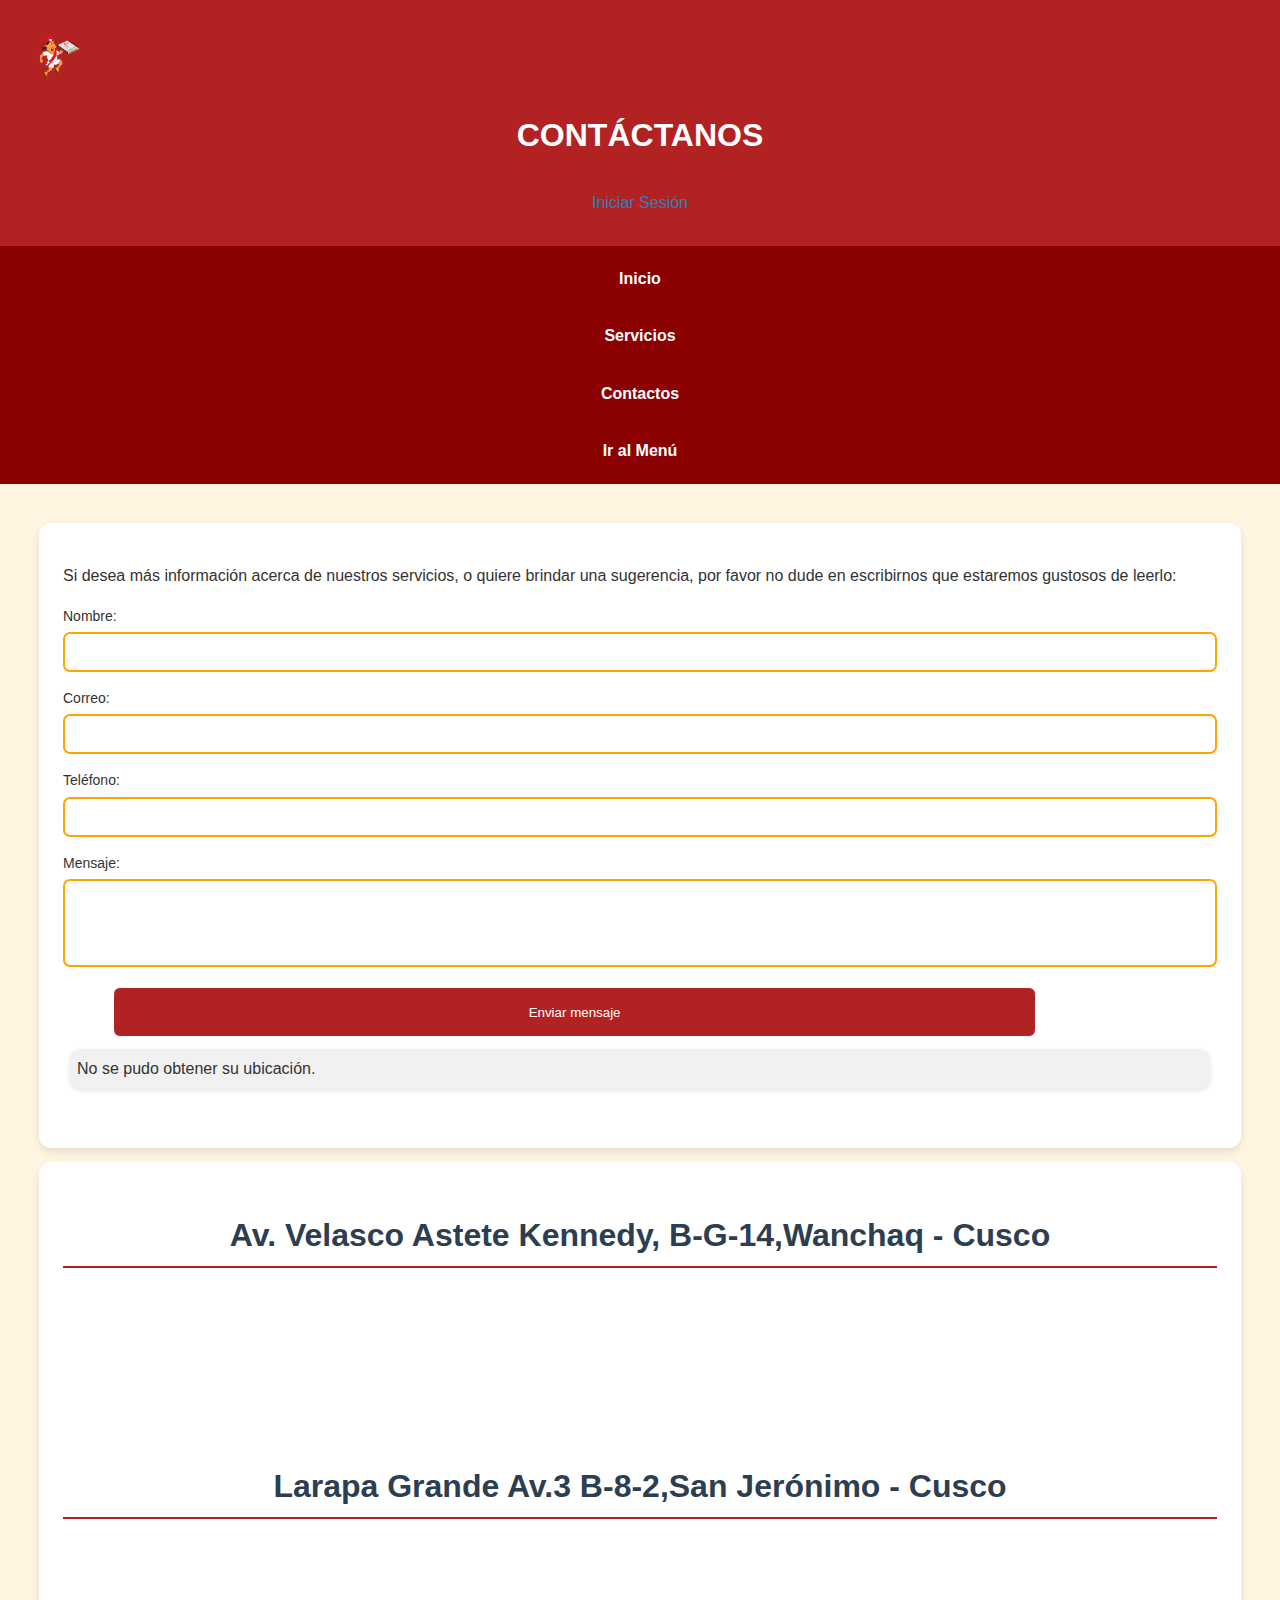
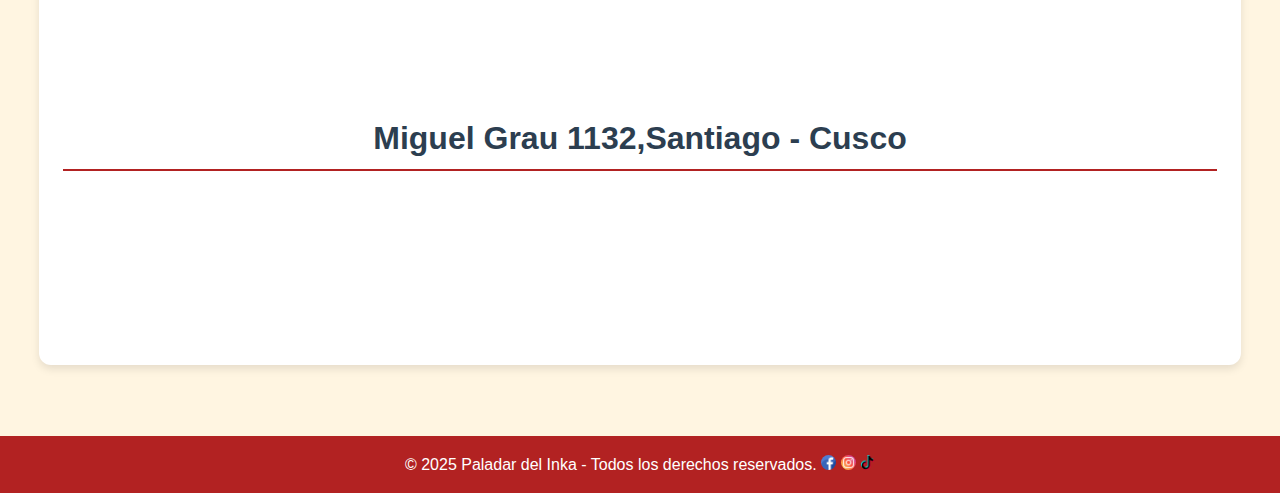
<file: Contactos/contactos.html>
<!DOCTYPE html>
<html lang="es">
<head>
  <meta charset="UTF-8">
  <meta name="viewport" content="width=device-width, initial-scale=1.0">
  <title>Contáctanos</title>
  <link rel="stylesheet" href="contactos.css">
  <link rel="stylesheet" href="../Comun/comun.css">
  <link rel="shortcut icon" href="../Recursos/img/logo.webp" type="image/x-icon">
  <script src="contactos.js" defer></script>
  <script src="../Comun/comun.js" defer></script>
</head>

<body>
<header>
  <div class="Logo">
    <button onclick="Boton(event)" class="BotonLogo">
      <img src="../Recursos/img/logo.webp" alt="Logo" class="logo" />
    </button>
  </div>
  <h1>CONTÁCTANOS</h1>
  <div class="header-login">
    <a href="../Login/login.html" class="login-link">Iniciar Sesión</a>
  </div>
</header>

  
  <nav>
    <a href="../index.html">Inicio</a>
    <a href="../Servicio/servicio.html">Servicios</a>
    <a href="contactos.html">Contactos</a>
    <a href="../Menu/menu.html">Ir al Menú</a>
  </nav>
 
  <main class="FormularioContacto">
    <section>
      <p>Si desea más información acerca de nuestros servicios, o quiere brindar una sugerencia, por favor no dude en escribirnos que estaremos gustosos de leerlo:</p>
      <form>
        <label for="nombre">Nombre:</label>
        <input type="text" id="nombre" name="nombre">

        <label for="correo">Correo:</label>
        <input type="email" id="correo" name="correo">

        <label for="telefono">Teléfono:</label>
        <input type="tel" id="telefono" name="telefono">

        <label for="mensaje">Mensaje:</label>
        <textarea id="mensaje" name="mensaje" rows="4"></textarea>

        <button type="submit">Enviar mensaje</button>
        <div id="ubicacion-mas-cercana" class="resultado-cercano"></div>
        <div id="mensaje-formulario"></div>
      </form>
    </section>

    <aside>
      <h2>Av. Velasco Astete Kennedy, B-G-14,Wanchaq - Cusco</h2>
      <iframe src="https://www.google.com/maps/embed?pb=!1m18!1m12!1m3!1d3878.9768860691015!2d-71.95460982567269!3d-13.53700937143388!2m3!1f0!2f0!3f0!3m2!1i1024!2i768!4f13.1!3m3!1m2!1s0x916dd5f602601c7f%3A0xb64764297ab4ed63!2sPizzeria%20el%20Paladar%20del%20Inka!5e0!3m2!1ses!2spe!4v1748869827011!5m2!1ses!2spe" 
 width="100%" height="auto" style="border:0;" allowfullscreen="" loading="lazy"></iframe>

      <h2>Larapa Grande Av.3 B-8-2,San Jerónimo - Cusco</h2>
      <iframe src="https://www.google.com/maps/embed?pb=!1m18!1m12!1m3!1d3879.0101775979133!2d-71.90656592567271!3d-13.53496677139101!2m3!1f0!2f0!3f0!3m2!1i1024!2i768!4f13.1!3m3!1m2!1s0x916e7f002eda49ad%3A0x50e5c78ba10becda!2sEl%20Paladar%20Del%20Inka!5e0!3m2!1ses!2spe!4v1748870433124!5m2!1ses!2spe" 
 width="100%" height="auto" style="border:0;" allowfullscreen="" loading="lazy"></iframe>

      <h2>Miguel Grau 1132,Santiago - Cusco</h2>
      <iframe src="https://www.google.com/maps/embed?pb=!1m18!1m12!1m3!1d3879.1230950746494!2d-71.98152502567291!3d-13.52803647124536!2m3!1f0!2f0!3f0!3m2!1i1024!2i768!4f13.1!3m3!1m2!1s0x916dd5000d8e6cb7%3A0x423b219a4f7bbc0e!2sPizzer%C3%ADa%20el%20Paladar%20del%20Inka!5e0!3m2!1ses!2spe!4v1748869924109!5m2!1ses!2spe" 
 width="100%" height="auto" style="border:0;" allowfullscreen="" loading="lazy"></iframe>
    </aside>
  </main>
  <footer>
    &copy; 2025 Paladar del Inka - Todos los derechos reservados.
    <img class="Redes" id="Facebook" src="../Recursos/img/facebook.webp" alt="Facebook">
    <img class="Redes" id="Instagram" src="../Recursos/img/instagram.webp" alt="instagram">
    <img class="Redes" id="Tiktok" src="../Recursos/img/tik-tok.webp" alt="tik-tok">
  </footer>

</body>
</html>
</file>
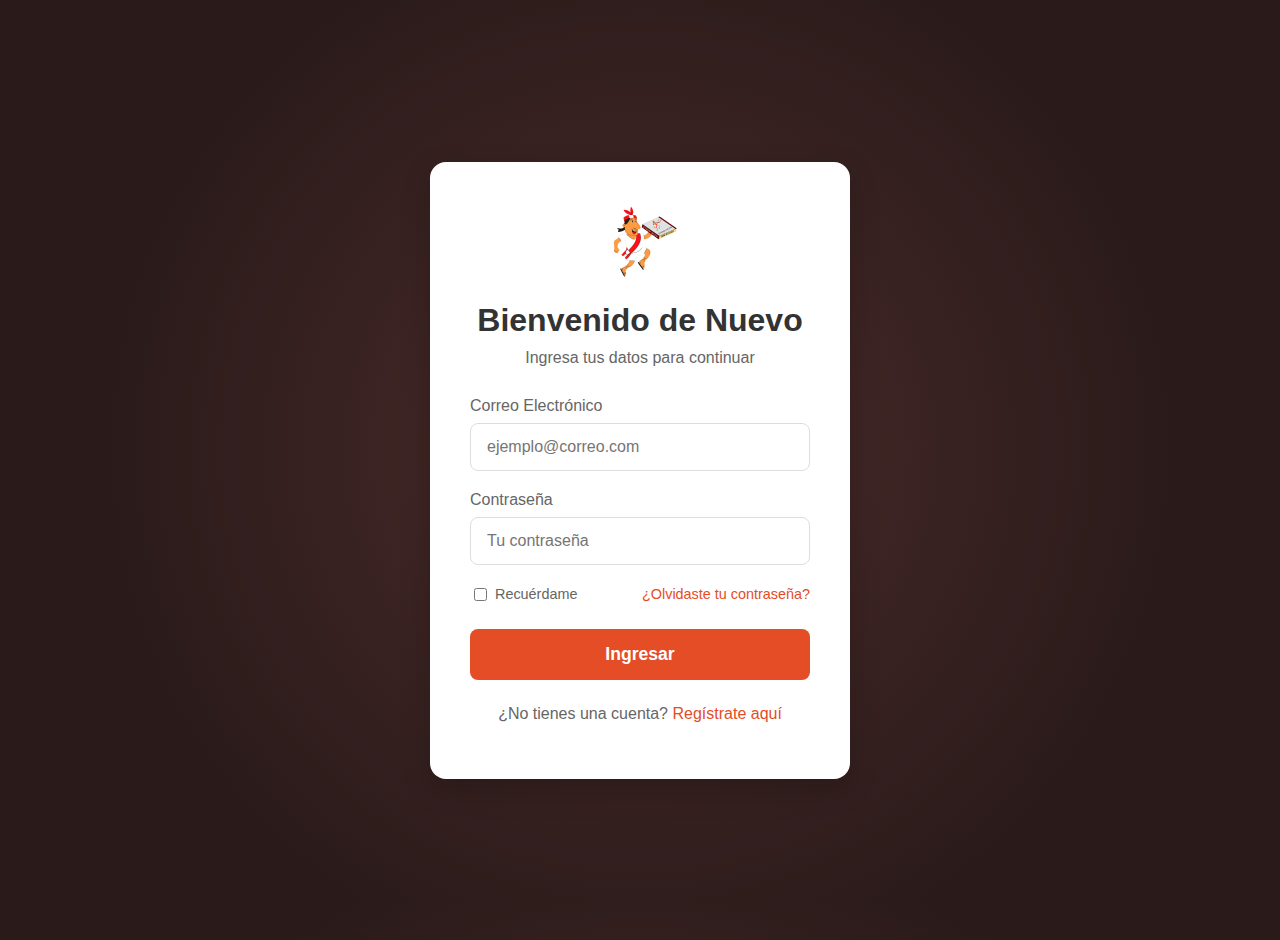
<file: Login/login.html>
</html>
<!DOCTYPE html>
<html lang="es">
<head>
    <meta charset="UTF-8">
    <meta name="viewport" content="width=device-width, initial-scale=1.0">
    <title>Inicio de Sesión</title>
    <script src="../Comun/comun.js" defer></script>
    <link href="../Login/login.css" rel="stylesheet">
    <link rel="shortcut icon" href="../Recursos/img/logo.webp" type="image/x-icon">
</head>
<body>

  <div class="login-container">
    <div class="login-form">
      <!-- Puedes volver a poner tu logo aquí si quieres -->
      <div class="form-header">
        <a href="../index.html">
          <img src="../Recursos/img/logo.webp" alt="Logo Paladar del Inka" class="logo">
        </a>
        <h2>Bienvenido de Nuevo</h2>
        <p>Ingresa tus datos para continuar</p>
      </div>
      
      <form action="#" method="POST">
        <div class="input-group">
          <label for="email">Correo Electrónico</label>
          <input type="email" id="email" name="email" placeholder="ejemplo@correo.com" required>
        </div>

        <div class="input-group">
          <label for="password">Contraseña</label>
          <input type="password" id="password" name="password" placeholder="Tu contraseña" required>
        </div>

        <div class="options">
          <label class="remember-me">
            <input type="checkbox" name="remember"> Recuérdame
          </label>
          <a href="#" class="forgot-password">¿Olvidaste tu contraseña?</a>
        </div>

        <button type="submit" class="btn-login">Ingresar</button>
      </form>
      
      <div class="signup-link">
        <p>¿No tienes una cuenta? <a href="registrar.html">Regístrate aquí</a></p>
      </div>
    </div>
  </div>

</body>
</html>
</file>
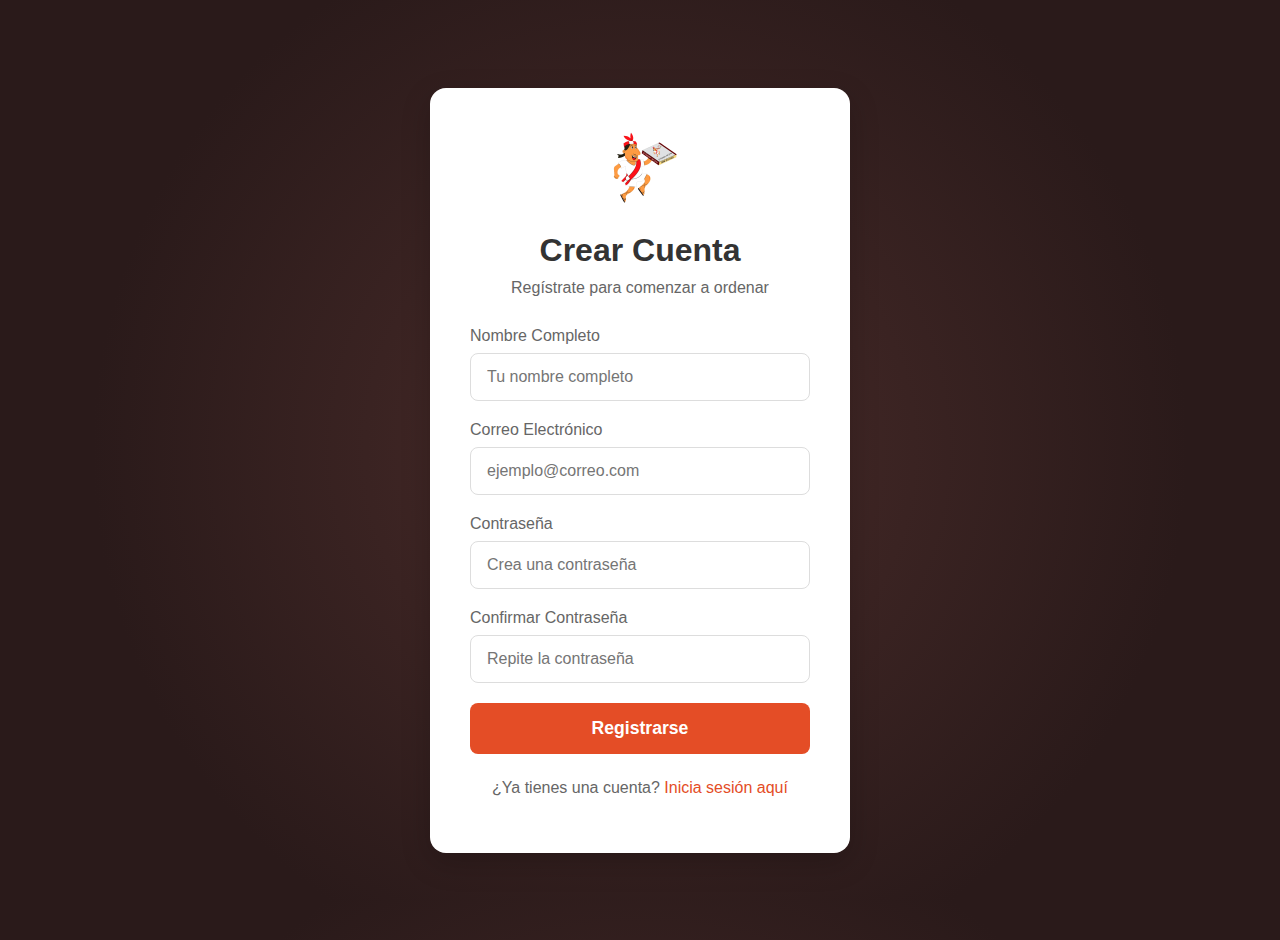
<file: Login/registrar.html>
<!DOCTYPE html>
<html lang="es">
<head>
  <meta charset="UTF-8">
  <meta name="viewport" content="width=device-width, initial-scale=1.0">
  <title>Registro</title>
  <script src="../Comun/comun.js" defer></script>
  <link href="../Login/login.css" rel="stylesheet">
  <link rel="shortcut icon" href="../Recursos/img/logo.webp" type="image/x-icon">
</head>
<body>

  <div class="login-container">
    <div class="login-form">
      <div class="form-header">
        <a href="../index.html">
          <img src="../Recursos/img/logo.webp" alt="Logo Paladar del Inka" class="logo">
        </a>
        <h2>Crear Cuenta</h2>
        <p>Regístrate para comenzar a ordenar</p>
      </div>

      <form action="#" method="POST">
        <div class="input-group">
          <label for="name">Nombre Completo</label>
          <input type="text" id="name" name="name" placeholder="Tu nombre completo" required>
        </div>

        <div class="input-group">
          <label for="email">Correo Electrónico</label>
          <input type="email" id="email" name="email" placeholder="ejemplo@correo.com" required>
        </div>

        <div class="input-group">
          <label for="password">Contraseña</label>
          <input type="password" id="password" name="password" placeholder="Crea una contraseña" required>
        </div>

        <div class="input-group">
          <label for="confirm-password">Confirmar Contraseña</label>
          <input type="password" id="confirm-password" name="confirm-password" placeholder="Repite la contraseña" required>
        </div>

        <button type="submit" class="btn-login">Registrarse</button>
      </form>

      <div class="signup-link">
        <p>¿Ya tienes una cuenta? <a href="login.html">Inicia sesión aquí</a></p>
      </div>
    </div>
  </div>

</body>
</html>
</file>
<file: Contactos/contactos.css>
.contacto {
  max-width: 500px;
  margin: 40px auto;
  padding: 20px;
}

.contacto h1 {
  color: #a60000;
  font-size: 32px;
  margin-bottom: 10px;
  font-weight: bold;
}

.contacto p {
  font-size: 15px;
  color: #333;
  margin-bottom: 20px;
}


.resultado-cercano {
  margin-top: 20px;
  font-weight: normal;
  color: #333;
  background-color: #f1f1f1;
  padding: 15px;
  border-radius: 10px;
  text-align: left;
  box-shadow: 0 2px 5px rgba(0,0,0,0.1);
}
.resultado-cercano ul {
  padding-left: 20px;
}

.resultado-cercano p strong {
  color: #333;
}
.resultado-cercano .estado-abierto {
  color: green;
}
.resultado-cercano .estado-cerrado {
  color: red;
}

.Pato{
width: 50px;
height: 70px;

}
.Bus{
width: 90px;
height: 70px;

}
.FormularioContacto{
  display: grid;
  grid-template-columns: 1FR 1FR;
  padding: 2rem;
}
</file>
<file: Comun/comun.css>
body {
  font-family: 'Segoe UI', sans-serif;
  background-color: #FFF5E1;
  color: #333;
  line-height: 1.6;
  margin: 0;
  padding: 0;
  justify-content: center;

}

header {
  background-color: #B22222;
  color: white;
  padding: 1rem;
  text-align: center;
  animation: slideDown 0.6s ease-out;
}

h2 {
  font-size: 2rem;
  font-weight: 600;
  color: #2c3e50;
  margin-top: 1.5rem;
  margin-bottom: 0.75rem;
  border-bottom: 2px solid #B22222;
  padding-bottom: 0.3rem;
  text-align: center;
}

h3 {
  font-size: 1.5rem;
  font-weight: 500;
  color: #fefefe;
  margin-top: 2px;
  margin-bottom: 2px;
  text-align: center;
}
.logo {
  height: 50px;
  width: auto;
  display: flex;
}

a {
  color: #2980b9;
  text-decoration: none;
  font-weight: 500;
  transition: color 0.3s ease, text-decoration 0.3s ease;
}

nav {
  background-color: #8B0000;
  display: flex;
  justify-content: center;
  flex-wrap: wrap;
  gap: 1rem;
  padding: 0.75rem;
}

nav a {
  color: white;
  text-decoration: none;
  font-weight: bold;
  padding: 0.5rem 1rem;
  border-radius: 5px;
  transition: background-color 0.3s, transform 0.3s;
}

nav a:hover {
  background-color: #C1440E;
  transform: scale(1.1);
}

main:not(.FormularioContacto,.Servicios,.COMPARTIMOS) {
  padding: 2rem;
  display: grid;
  grid-template-columns: 1fr 1fr 1fr;
}

div:not(.chatbot-toggle-button,.chat-window,.chat-body,.typing-indicator,.chat-footer,.resize-handle,.chat-header){
  margin: 7px;
  padding: 7px;
}
section,
aside {
  background-color: white;
  padding: 1.5rem;
  border-radius: 12px;
  box-shadow: 0 4px 8px rgba(0, 0, 0, 0.1);
  animation: slideUp 0.5s ease;
  flex: 1 1 300px;
  min-width: 280px;
  margin: 7px;
  box-sizing: border-box;
}
@keyframes slideDown {
  from {
    transform: translateY(-30px);
    opacity: 0;
  }
  to {
    transform: translateY(0);
    opacity: 1;
  }
}

@keyframes slideUp {
  from {
    transform: translateY(20px);
    opacity: 0;
  }
  to {
    transform: translateY(0);
    opacity: 1;
  }
}

footer {
  background-color: #B22222;
  color: white;
  text-align: center;
  padding: 1rem;
  margin-top: 2rem;
}
img {
  width: 100%;
  height: auto;
  object-fit: cover;
  transition: all 0.3s ease-in-out;
  border-radius: 12px;
}
.Redes{
  width: 15px;
  height: 15px;
  cursor: pointer;
}


@media (max-width: 1440px) {
  main:not(.FormularioContacto,.Servicios),
  .FormularioContacto,
  .Servicios {
    grid-template-columns: 1fr !important;
  }

  .content,
  .bloque {
    flex-direction: column;
    align-items: center;
  }

  .Texto,
  .Imagen,
  .pizza-card,
  .bloque section,
  .bloque aside {
    width: 100%;
    max-width: 100%;
    height: auto;
    box-sizing: border-box;
  }

  .Imagen img,
  .pizza-card img {
    width: 100%;
    height: auto;
    object-fit: cover;
    border-radius: 10px;
  }

  .Texto {
    height: auto;
    padding: 1rem;
  }

  nav {
    flex-direction: column;
    align-items: center;
  }
}

table {
  width: 100%;
  border-collapse: collapse;
  margin-top: 10px;
}

th, td {
  border: 1px solid #ddd;
  padding: 1px;
  text-align: center;
}

th {
  background-color: #f2f2f2;
}
form {
  display: flex;
  flex-direction: column;
}

label {
  margin-bottom: 5px;
  font-size: 14px;
}

input, textarea {
  margin-bottom: 15px;
  padding: 10px;
  font-size: 14px;
  border: 2px solid orange;
  border-radius: 7px;
}

textarea {
  resize: none;
}
button:not(.BotonLogo,.BotonCarrito,.Eliminar,.BotonPizzasConocidas,.BotonSemiDulces,.EnviarReclamo,.popup-btn,#subirCantidad,#bajarCantidad,#confirmarCantidad,#cerrarModalCantidad,.send-btn) {
  text-decoration: none;
  color: white;
  margin: 5px;
  margin-left: 50px;
  padding: 5px;
  border-radius: 7px;
  background-color: #B22222;
  border: 1px solid white;
  width: 80%;
  height: 50px;
}

button:hover:not(.BotonLogo,.BotonCarrito,.Eliminar,.BotonPizzasConocidas,.BotonSemiDulces,.EnviarReclamo,#cerrarModalCantidad) {
  background-color: #C1440E;
  transform: scale(1.1);
  color: #fefefe;
}

.BotonLogo {
  text-decoration: none;
  color: white;
  margin: 0%;
  padding: 0%;
  border-radius: 7px;
  background-color: #B22222;
  border: 1px solid #B22222;
  display: flex;
  width: 50px;
}



.COMPARTIMOS{
  padding: 2rem;
  display: grid;
  grid-template-columns: 1fr 1fr 1fr 1fr;

}

.btn-menu-header {
  margin-left: 20px;
  padding: 8px 14px;
  background-color: #8B0000;
  color: white;
  border-radius: 10px;
  text-decoration: none;
  font-weight: bold;
  font-size: 14px;
  transition: background-color 0.3s ease;
}

.btn-menu-header:hover {
  background-color: #d62828;
}

/* Estilos del mensaje flotante */
/* Fondo semitransparente */
.popup {
  position: fixed;
  inset: 0;
  background-color: rgba(0, 0, 0, 0.6);
  display: flex;
  justify-content: center;
  align-items: center;
  z-index: 9999;
  border-radius: 12px;
}

/* Contenedor del mensaje */
.popup-content {
  background: white;
  padding: 20px;
  text-align: center;
  border-radius: 15px;
  max-width: 400px;
  width: 90%;
  position: relative;
  box-shadow: 0 0 10px rgba(0, 0, 0, 0.3);
}

/* Imagen adaptable */
.popup-image {
  width: 100%;
  height: auto;
  border-radius: 10px;
  margin-bottom: 15px;
}

/* Botones */
.popup-buttons {
  display: flex;
  justify-content: space-around;
  flex-wrap: wrap;
  gap: 10px;
}

.popup-btn {
  padding: 10px 20px;
  background-color: #B22222;
  color: white;
  border: none;
  border-radius: 8px;
  text-decoration: none;
  cursor: pointer;
  transition: background 0.3s;
}

.popup-btn:hover {
  background-color: #C1440E;
}
</file>
<file: Login/login.css>
/* --- Estilos Generales --- */
:root {
  --primary-color: #e44d26; /* Naranja/Rojo temático */
  --primary-hover: #c43d1a;
  --dark-bg: #2a1a1a;
  --light-bg: #fff9f5;
  --text-dark: #333;
  --text-light: #666;
  --border-color: #ddd;
}

html, body {
  height: 100%;
  margin: 0;
  font-family: 'Poppins', 'Segoe UI', Tahoma, Geneva, Verdana, sans-serif;
  background-color: var(--dark-bg);
  background-image: radial-gradient(circle, #4a2c2a, var(--dark-bg) 70%);
  color: var(--text-dark);
}

/* --- Contenedor Principal del Login --- */
.login-container {
  display: flex;
  justify-content: center;
  align-items: center;
  min-height: 100vh;
  padding: 20px;
}

.login-form {
  background-color: #ffffff;
  padding: 40px;
  border-radius: 16px;
  box-shadow: 0 10px 30px rgba(0, 0, 0, 0.2);
  width: 100%;
  max-width: 420px;
  box-sizing: border-box;
  text-align: center;
}

/* --- Cabecera del Formulario (Logo y Títulos) --- */
.form-header .logo {
  width: 80px;
  height: auto;
  margin-bottom: 20px;
}

.form-header h2 {
  margin: 0 0 10px;
  font-size: 2rem;
  font-weight: 600;
  color: var(--text-dark);
}

.form-header p {
  margin: 0 0 30px;
  font-size: 1rem;
  color: var(--text-light);
}

/* --- Grupos de Inputs (Label + Input) --- */
.input-group {
  margin-bottom: 20px;
  text-align: left;
}

.input-group label {
  display: block;
  margin-bottom: 8px;
  font-weight: 500;
  color: var(--text-light);
}

.input-group input {
  width: 100%;
  padding: 14px 16px;
  border: 1px solid var(--border-color);
  border-radius: 8px;
  font-size: 1rem;
  box-sizing: border-box;
  transition: border-color 0.3s, box-shadow 0.3s;
}

.input-group input:focus {
  outline: none;
  border-color: var(--primary-color);
  box-shadow: 0 0 0 3px rgba(228, 77, 38, 0.2);
}

/* --- Opciones (Recuérdame y Olvidaste Contraseña) --- */
.options {
  display: flex;
  justify-content: space-between;
  align-items: center;
  margin-bottom: 25px;
  font-size: 0.9rem;
}

.remember-me {
  display: flex;
  align-items: center;
  cursor: pointer;
  color: var(--text-light);
}

.remember-me input {
  margin-right: 8px;
  accent-color: var(--primary-color);
}

a.forgot-password, .signup-link a {
  color: var(--primary-color);
  text-decoration: none;
  font-weight: 500;
  transition: text-decoration 0.2s;
}

a.forgot-password:hover, .signup-link a:hover {
  text-decoration: underline;
}

/* --- Botón de Login --- */
.btn-login {
  width: 100%;
  padding: 15px;
  border: none;
  border-radius: 8px;
  background-color: var(--primary-color);
  color: white;
  font-size: 1.1rem;
  font-weight: 600;
  cursor: pointer;
  transition: background-color 0.3s, transform 0.1s;
}

.btn-login:hover {
  background-color: var(--primary-hover);
}

.btn-login:active {
  transform: scale(0.98);
}

/* --- Enlace de Registro --- */
.signup-link {
  margin-top: 25px;
  color: var(--text-light);
}

/* --- Responsividad para Móviles --- */
@media (max-width: 480px) {
  .login-form {
    padding: 25px;
  }
  .form-header h2 {
    font-size: 1.8rem;
  }
}
</file>
